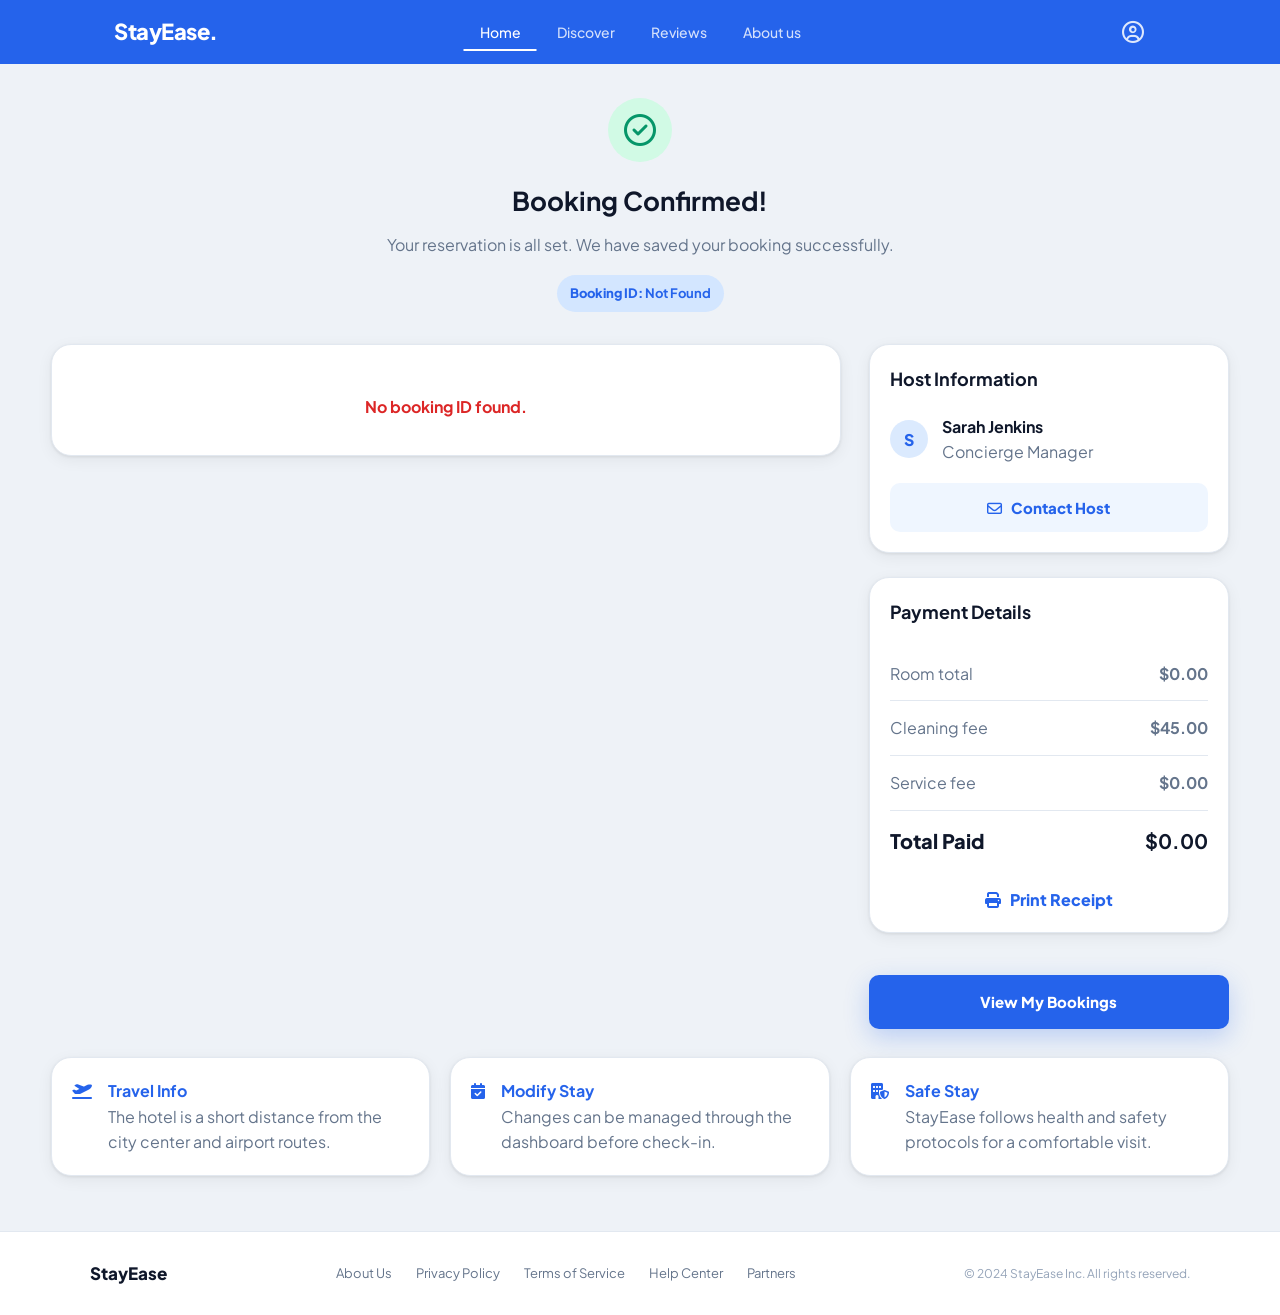
<file: booking-confirm.html>
<!DOCTYPE html>
<html lang="en">

<head>
  <meta charset="UTF-8" />
  <meta name="viewport" content="width=device-width, initial-scale=1.0" />
  <title>StayEase - Booking Confirmation</title>
  <link href="https://fonts.googleapis.com/css2?family=Plus+Jakarta+Sans:wght@400;500;600;700;800&display=swap" rel="stylesheet">
  <link rel="stylesheet" href="https://cdnjs.cloudflare.com/ajax/libs/font-awesome/6.5.0/css/all.min.css">
  <link rel="stylesheet" href="css/main.css">
  <link rel="stylesheet" href="css/booking.css">

</head>

<body>

  <nav class="navbar">
    <div class="container nav-inner">
      <a href="index.php" class="logo">StayEase<span>.</span></a>
      <div class="nav-links">
        <a href="index.php" class="active">Home</a>
        <a href="search-results.php">Discover</a>
        <a href="reviews_page.php">Reviews</a>
        <a href="about.html">About us</a>
      </div>
      <div class="nav-auth">
        <a href="dashboard.php" class="profile-icon"><i class="fa-regular fa-circle-user"></i><span class="nav-user" id="navUser"></span></a>
      </div>
    </div>
  </nav>

  <main class="confirm-page">

    <!-- Success message at the top -->
    <section class="success-head">
      <div class="success-circle"><i class="fa-regular fa-circle-check"></i></div>
      <h1>Booking Confirmed!</h1>
      <p>Your reservation is all set. We have saved your booking successfully.</p>

      <!-- Booking code is filled dynamically using booking_id -->
      <span class="booking-pill">
        Booking ID: <strong id="bookingCode">Loading...</strong>
      </span>
    </section>

    <!-- Main confirmation layout -->
    <section class="confirm-grid">

      <div class="confirm-main-card" id="confirmMain">
        <div class="loading-card">Loading booking confirmation...</div>
      </div>

      <!-- Right side confirmation cards -->
      <aside class="confirm-side">

        <!-- Host information card -->
        <section class="host-card">
          <h3>Host Information</h3>

          <div class="host-row">
            <div class="host-avatar">S</div>
            <div>
              <strong>Sarah Jenkins</strong>
              <p>Concierge Manager</p>
            </div>
          </div>

          <button class="light-btn"><i class="fa-regular fa-envelope"></i> &nbsp; Contact Host</button>
        </section>

        <!-- Payment details card -->
        <section class="payment-card">
          <h3>Payment Details</h3>

          <div class="price-row">
            <span>Room total</span>
            <strong>$<span id="paymentBase">0.00</span></strong>
          </div>

          <div class="price-row">
            <span>Cleaning fee</span>
            <strong>$45.00</strong>
          </div>

          <div class="price-row">
            <span>Service fee</span>
            <strong>$<span id="paymentService">0.00</span></strong>
          </div>

          <div class="total-row">
            <span>Total Paid</span>
            <strong>$<span id="paymentTotal">0.00</span></strong>
          </div>

          <a href="#" class="receipt-link" onclick="window.print(); return false;"><i class="fa-solid fa-print"></i> &nbsp; Print Receipt</a>
        </section>

        <a href="my-bookings.html" class="view-bookings-btn">View My Bookings</a>

      </aside>

    </section>

    <!-- Extra information row matching the reference design -->
    <section class="info-row">

      <div class="info-item">
        <span><i class="fa-solid fa-plane-departure"></i></span>
        <div>
          <strong>Travel Info</strong>
          <p>The hotel is a short distance from the city center and airport routes.</p>
        </div>
      </div>

      <div class="info-item">
        <span><i class="fa-solid fa-calendar-check"></i></span>
        <div>
          <strong>Modify Stay</strong>
          <p>Changes can be managed through the dashboard before check-in.</p>
        </div>
      </div>

      <div class="info-item">
        <span><i class="fa-solid fa-building-shield"></i></span>
        <div>
          <strong>Safe Stay</strong>
          <p>StayEase follows health and safety protocols for a comfortable visit.</p>
        </div>
      </div>

    </section>

  </main>

  <footer class="footer">
    <div class="footer-inner">
      <div class="footer-logo">StayEase</div>
      <div class="footer-links">
        <a href="about.html">About Us</a>
        <a href="#">Privacy Policy</a>
        <a href="#">Terms of Service</a>
        <a href="#">Help Center</a>
        <a href="#">Partners</a>
      </div>
      <p class="footer-copy">© 2024 StayEase Inc. All rights reserved.</p>
    </div>
  </footer>

  <script src="js/booking-confirm.js"></script>
</body>

</html>
</file>
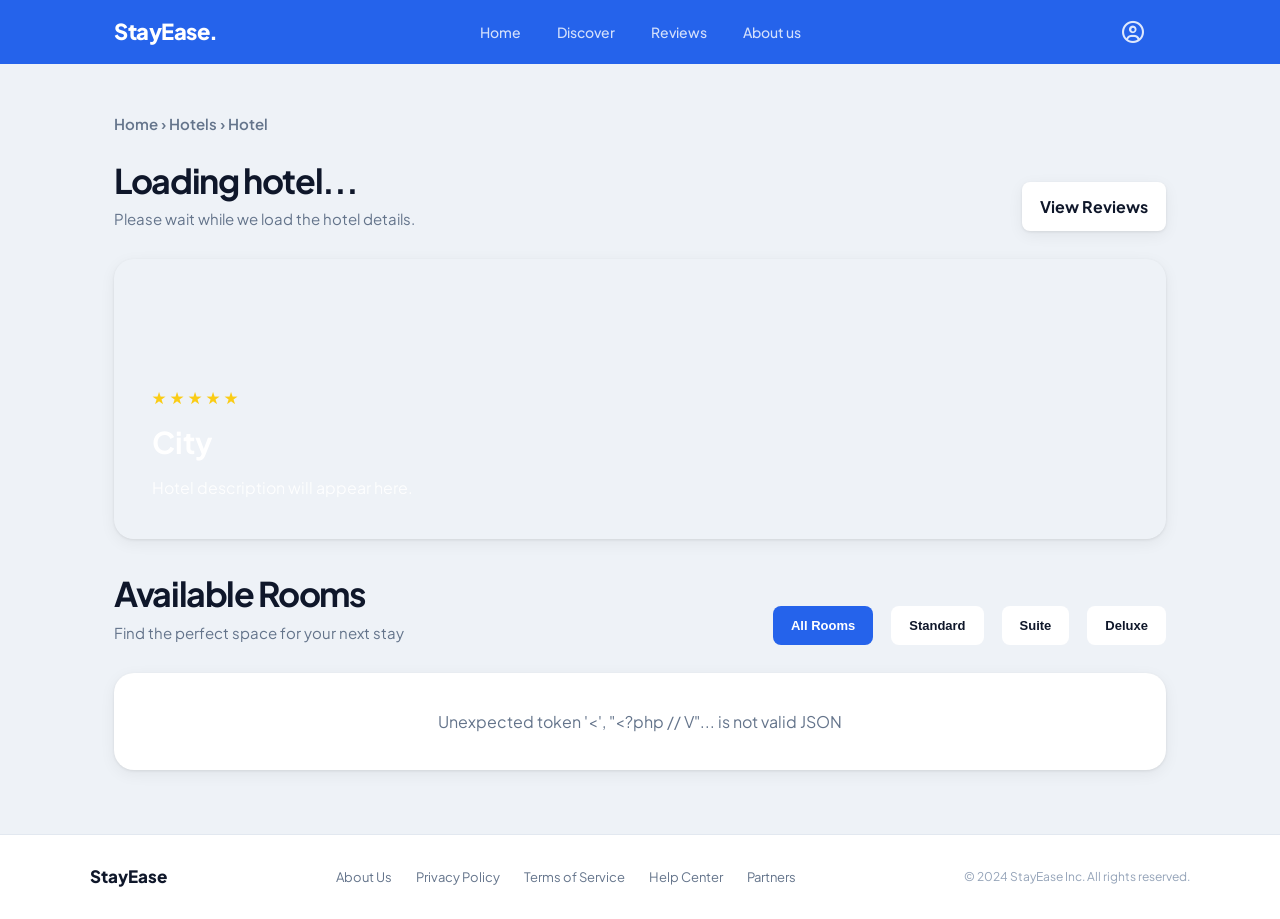
<file: hotel-detail.html>
<!DOCTYPE html>
<html lang="en">
<head>
  <meta charset="UTF-8" />
  <meta name="viewport" content="width=device-width, initial-scale=1.0" />
  <title>StayEase. | Hotel Rooms</title>
  <link href="https://fonts.googleapis.com/css2?family=Plus+Jakarta+Sans:wght@400;500;600;700;800&display=swap" rel="stylesheet"/>
  <link rel="stylesheet" href="https://cdnjs.cloudflare.com/ajax/libs/font-awesome/6.5.0/css/all.min.css">
  <link rel="stylesheet" href="css/main.css" />
  <link rel="stylesheet" href="css/hotels.css" />
</head>
<body>
  <nav class="navbar">
    <div class="container nav-inner">
      <a href="index.php" class="logo">StayEase<span>.</span></a>
      <div class="nav-links">
        <a href="index.php">Home</a>
        <a href="search-results.php">Discover</a>
        <a href="reviews_page.php">Reviews</a>
        <a href="about.html">About us</a>
      </div>
      <div class="nav-auth">
        <a href="dashboard.php" class="profile-icon"><i class="fa-regular fa-circle-user"></i><span class="nav-user" id="navUser"></span></a>
      </div>
    </div>
  </nav>

  <main class="page">
    <section class="hotel-intro">
      <div>
        <p class="breadcrumb">Home › Hotels › <span id="hotelNameSmall">Hotel</span></p>
        <h2 id="hotelName">Loading hotel...</h2>
        <p id="hotelInfo">Please wait while we load the hotel details.</p>
      </div>
      <a class="soft-btn" id="reviewsLink" href="reviews.html">View Reviews</a>
    </section>

    <section class="hotel-cover" id="hotelCover">
      <div class="cover-text">
        <span id="hotelStars">★★★★★</span>
        <h2 id="hotelCity">City</h2>
        <p id="hotelDesc">Hotel description will appear here.</p>
      </div>
    </section>

    <section class="rooms-head">
      <div>
        <h2>Available Rooms</h2>
        <p>Find the perfect space for your next stay</p>
      </div>
      <div class="filters">
        <button class="filter active" data-type="all">All Rooms</button>
        <button class="filter" data-type="Standard">Standard</button>
        <button class="filter" data-type="Suite">Suite</button>
        <button class="filter" data-type="Deluxe">Deluxe</button>
      </div>
    </section>

    <section class="rooms-grid" id="roomsGrid">
      <p class="loading">Loading rooms...</p>
    </section>
  </main>

  <footer class="footer">
    <div class="footer-inner">
      <div class="footer-logo">StayEase</div>
      <div class="footer-links">
        <a href="about.html">About Us</a>
        <a href="#">Privacy Policy</a>
        <a href="#">Terms of Service</a>
        <a href="#">Help Center</a>
        <a href="#">Partners</a>
      </div>
      <p class="footer-copy">© 2024 StayEase Inc. All rights reserved.</p>
    </div>
  </footer>

  <script src="js/hotel-detail.js"></script>
</body>
</html>
</file>
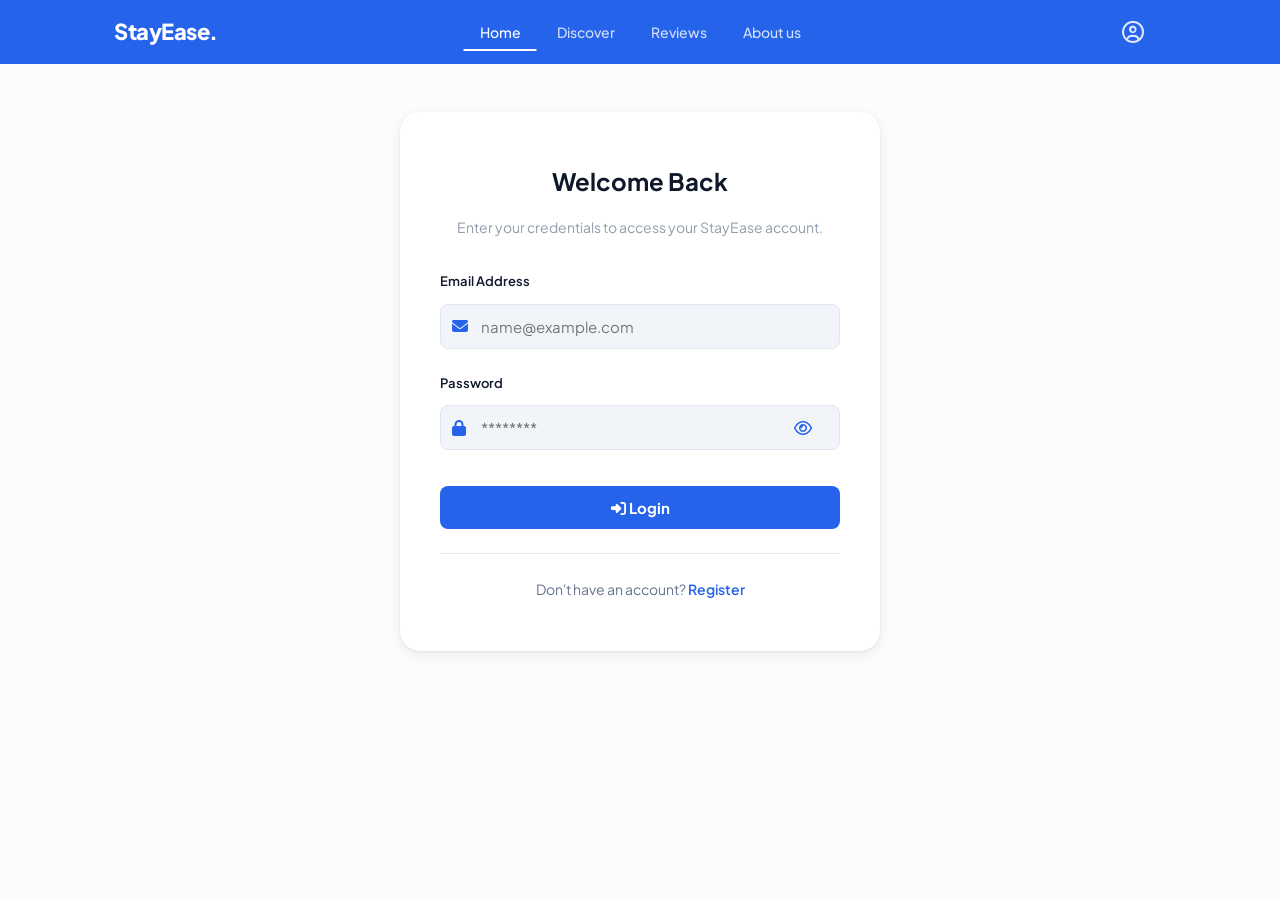
<file: login.html>
<!DOCTYPE html>
<html lang="en">

<head>
    <meta charset="UTF-8">
    <title>Login Page | StayEase</title>

    <!-- Font Awesome Icons -->
    <link rel="stylesheet" href="https://cdnjs.cloudflare.com/ajax/libs/font-awesome/6.5.0/css/all.min.css">
    <!-- Jakarta fonts-->
    <link href="https://fonts.googleapis.com/css2?family=Plus+Jakarta+Sans:wght@400;500;600;700;800&display=swap"
        rel="stylesheet" />
    <!-- Custom CSS -->
    <link rel="stylesheet" href="css/main.css">
    <link rel="stylesheet" href="css/auth.css">
</head>

<body>
    <nav class="navbar">
        <div class="container nav-inner">
            <a href="index.php" class="logo">StayEase<span>.</span></a>
            <div class="nav-links">
                <a href="index.php" class="active">Home</a>
                <a href="search-results.php">Discover</a>
                <a href="reviews_page.php">Reviews</a>
                <a href="about.html">About us</a>
            </div>
            <div class="nav-auth">
                <a href="dashboard.php" class="profile-icon"><i class="fa-regular fa-circle-user"></i><span class="nav-user" id="navUser"></span></a>
            </div>
        </div>
    </nav>

    <div class="page-content">
        <div class="form-container">
            <h2>Welcome Back</h2>
            <p class="form-subtitle">Enter your credentials to access your StayEase account.</p>
            <form action="php/auth.php" method="post">

                <label>Email Address</label>
                <div class="input-group">
                    <i class="fa-solid fa-envelope"></i>
                    <input type="email" name="email" placeholder="name@example.com" required>
                </div>

                <p class="field-error" id="email-error"></p>

                <label>Password</label>
                <div class="input-group">
                    <i class="fa-solid fa-lock"></i>
                    <input type="password" id="password" name="password" placeholder="********" required>
                    <button type="button" class="toggle-password" data-target="password">
                        <i class="fa-regular fa-eye"></i>
                    </button>
                </div>

                <p class="field-error" id="password-error"></p>

                <div id="msg"></div>

                <button type="submit">
                    <i class="fa-solid fa-right-to-bracket"></i>
                    Login
                </button>

                <input type="hidden" name="action" value="login">

            </form>

            <div class="divider"></div>

            <div class="link">
                Don't have an account?
                <a href="register.html">Register</a>
            </div>
        </div>
    </div>
    <script src="js/login.js"></script>
<script>
  fetch("php/auth.php?action=session").then(r=>r.json()).then(d=>{if(d.user_name)document.getElementById("navUser").textContent=d.user_name;});
</script>
</body>

</html>
</file>
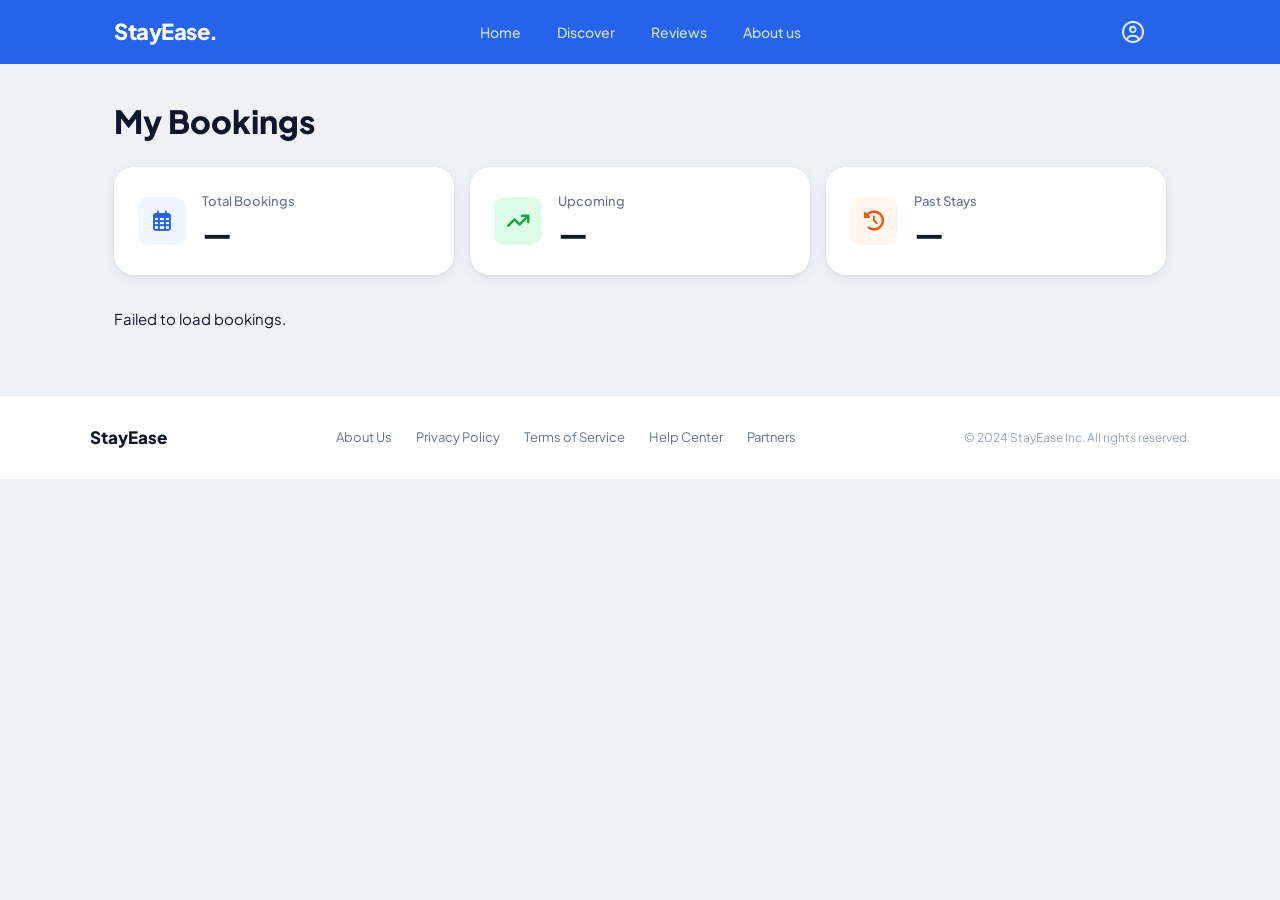
<file: my-bookings.html>
<!DOCTYPE html>
<html lang="en">
<head>
    <meta charset="UTF-8">
    <title>My Bookings | StayEase</title>
    <meta name="viewport" content="width=device-width, initial-scale=1.0">
    <link href="https://fonts.googleapis.com/css2?family=Plus+Jakarta+Sans:wght@400;500;600;700;800&display=swap" rel="stylesheet">
    <link rel="stylesheet" href="https://cdnjs.cloudflare.com/ajax/libs/font-awesome/6.5.0/css/all.min.css">
    <link rel="stylesheet" href="css/main.css">
    <link rel="stylesheet" href="css/dashboard.css">
</head>
<body>

    <nav class="navbar">
        <div class="container nav-inner">
            <a href="index.php" class="logo">StayEase<span>.</span></a>
            <div class="nav-links">
                <a href="index.php">Home</a>
                <a href="search-results.php">Discover</a>
                <a href="reviews_page.php">Reviews</a>
                <a href="about.html">About us</a>
            </div>
            <div class="nav-auth">
                <a href="dashboard.php" class="profile-icon"><i class="fa-regular fa-circle-user"></i><span class="nav-user" id="navUser"></span></a>
            </div>
        </div>
    </nav>

    <main class="dashboard-page">

        <section class="bookings-header">
            <h1>My Bookings</h1>
            <div class="bookings-stats" id="bookingsStats">
                <div class="bstat-card">
                    <div class="bstat-icon blue"><i class="fa-regular fa-calendar-days"></i></div>
                    <div>
                        <p class="bstat-label">Total Bookings</p>
                        <strong id="statTotal">—</strong>
                    </div>
                </div>
                <div class="bstat-card">
                    <div class="bstat-icon green"><i class="fa-solid fa-arrow-trend-up"></i></div>
                    <div>
                        <p class="bstat-label">Upcoming</p>
                        <strong id="statUpcoming">—</strong>
                    </div>
                </div>
                <div class="bstat-card">
                    <div class="bstat-icon orange"><i class="fa-solid fa-clock-rotate-left"></i></div>
                    <div>
                        <p class="bstat-label">Past Stays</p>
                        <strong id="statPast">—</strong>
                    </div>
                </div>
            </div>
        </section>

        <div id="messageBox"></div>
        <div id="bookingsList"></div>

    </main>

    <footer class="footer">
        <div class="footer-inner">
            <div class="footer-logo">StayEase</div>
            <div class="footer-links">
                <a href="about.html">About Us</a>
                <a href="#">Privacy Policy</a>
                <a href="#">Terms of Service</a>
                <a href="#">Help Center</a>
                <a href="#">Partners</a>
            </div>
            <p class="footer-copy">© 2024 StayEase Inc. All rights reserved.</p>
        </div>
    </footer>

    <script src="js/my-bookings.js"></script>
</body>
</html>
</file>
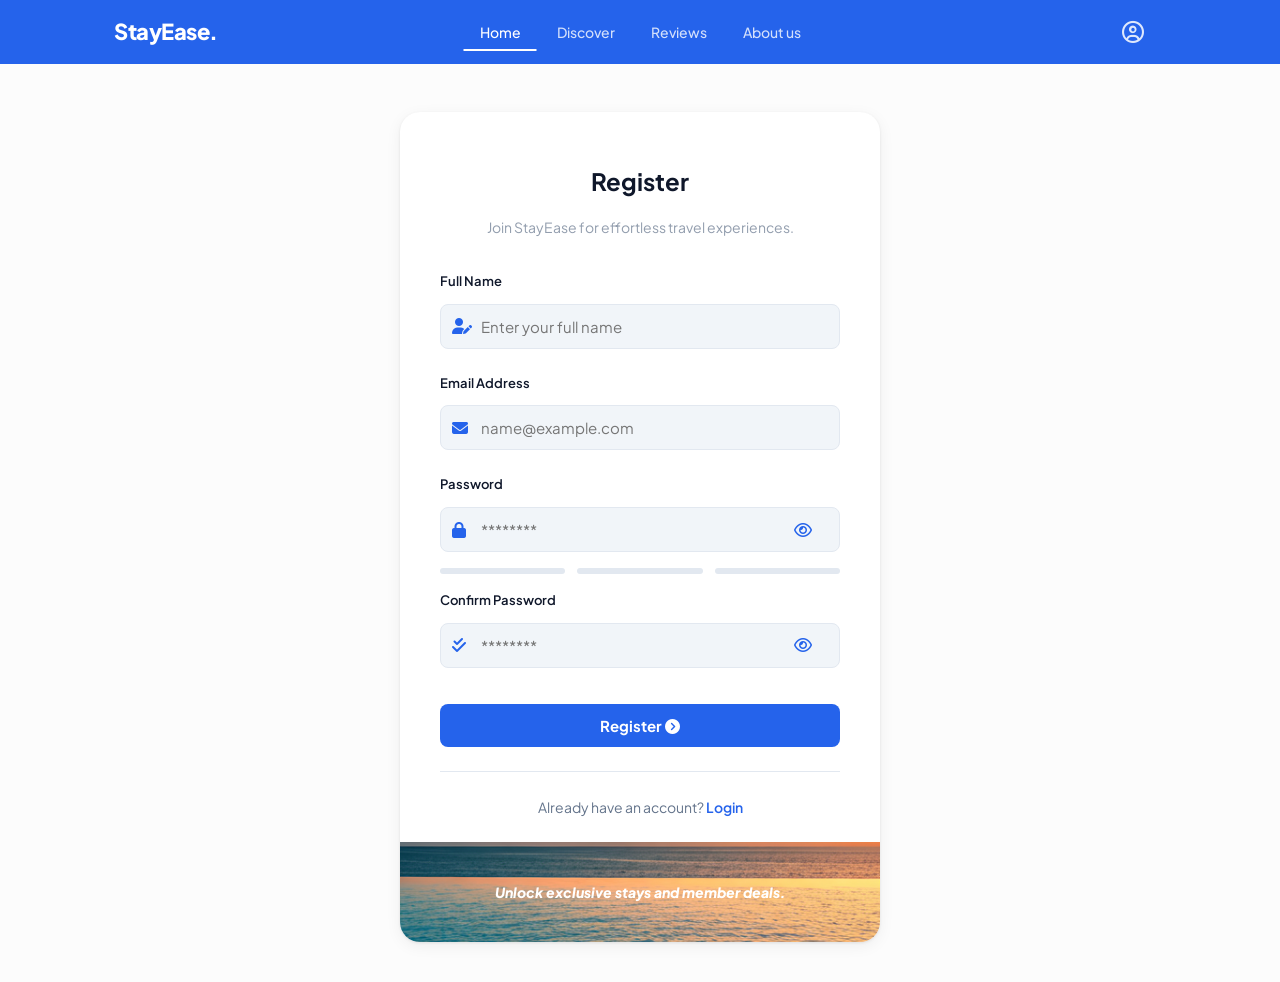
<file: register.html>
<!DOCTYPE html>
<html lang="en">

<head>
    <meta charset="UTF-8">
    <title>Register Page | StayEase</title>

    <!-- Font Awesome Icons -->
    <link rel="stylesheet" href="https://cdnjs.cloudflare.com/ajax/libs/font-awesome/6.5.0/css/all.min.css">
    <!-- Jakarta fonts-->
    <link href="https://fonts.googleapis.com/css2?family=Plus+Jakarta+Sans:wght@400;500;600;700;800&display=swap"
        rel="stylesheet" />
    <!-- Custom CSS -->
    <link rel="stylesheet" href="css/main.css">
    <link rel="stylesheet" href="css/auth.css">
</head>

<body>
    <nav class="navbar">
        <div class="container nav-inner">
            <a href="index.php" class="logo">StayEase<span>.</span></a>
            <div class="nav-links">
                <a href="index.php" class="active">Home</a>
                <a href="search-results.php">Discover</a>
                <a href="reviews_page.php">Reviews</a>
                <a href="about.html">About us</a>
            </div>
            <div class="nav-auth">
                <a href="dashboard.php" class="profile-icon"><i class="fa-regular fa-circle-user"></i><span class="nav-user" id="navUser"></span></a>
            </div>
        </div>
    </nav>

    <div class="page-content">
        <div class="form-container">
            <h2>Register</h2>
            <p class="form-subtitle">Join StayEase for effortless travel experiences.</p>
            <form action="php/auth.php" method="post">
                <label>Full Name</label>
                <div class="input-group">
                    <i class="fa-solid fa-user-pen"></i>
                    <input type="text" name="name" placeholder="Enter your full name" required>
                </div>

                <p class="field-error" id="name-error"></p>

                <label>Email Address</label>
                <div class="input-group">
                    <i class="fa-solid fa-envelope"></i>
                    <input type="email" name="email" placeholder="name@example.com" required>
                </div>

                <p class="field-error" id="email-error"></p>

                <label>Password</label>
                <div class="input-group">
                    <i class="fa-solid fa-lock"></i>
                    <input type="password" id="password" name="password" placeholder="********" required>
                    <button type="button" class="toggle-password" data-target="password">
                        <i class="fa-regular fa-eye"></i>
                    </button>
                </div>

                <div class="strength-bar">
                    <div class="strength-segment" id="seg1"></div>
                    <div class="strength-segment" id="seg2"></div>
                    <div class="strength-segment" id="seg3"></div>
                </div>
                <p id="strength-label"></p>

                <label>Confirm Password</label>
                <div class="input-group">
                    <i class="fa-solid fa-check-double"></i>
                    <input type="password" id="confirm-password" name="confirm_password" placeholder="********"
                        required>
                    <button type="button" class="toggle-password" data-target="confirm-password">
                        <i class="fa-regular fa-eye"></i>
                    </button>
                </div>

                <p class="field-error" id="confirm-error"></p>

                <div id="msg"></div>

                <button type="submit">
                    Register
                    <span><i class="fa-solid fa-circle-chevron-right"></i></span>
                </button>

                <input type="hidden" name="action" value="register">

            </form>

            <div class="divider"></div>

            <div class="link">
                Already have an account?
                <a href="login.html">Login</a>
            </div>

            <div class="form-banner">
                <span>Unlock exclusive stays and member deals.</span>
            </div>
        </div>
    </div>
    <script src="js/register.js"></script>
<script>
  fetch("php/auth.php?action=session").then(r=>r.json()).then(d=>{if(d.user_name)document.getElementById("navUser").textContent=d.user_name;});
</script>
</body>

</html>
</file>
<file: css/main.css>
/* 2.4 CSS Variables — Mandatory for the whole team [cite: 20, 21] */
:root {
  --primary:      #2563EB;
  --primary-dark: #1D4ED8;
  --primary-light:#EFF6FF;
  --bg:           #EEF2F7;
  --white:        #FFFFFF;
  --gray-input:   #F1F5F9;
  --gray-border:  #E2E8F0;
  --text:         #0F172A;
  --muted:        #64748B;
  --success:      #16A34A;
  --danger:       #DC2626;
  --radius-sm:    8px;
  --radius-md:    10px; /* Plan specifies 10px for buttons/inputs [cite: 19] */
  --radius-lg:    20px; /* Plan specifies 20px for cards [cite: 19] */
  --shadow: 0 1px 3px rgba(0,0,0,.08), 0 4px 16px rgba(0,0,0,.06);
}

* { box-sizing: border-box; margin: 0; padding: 0; }

body {
  font-family: 'Plus Jakarta Sans', sans-serif; /* Mandatory font [cite: 16] */
  background: var(--bg);
  color: var(--text);
  line-height: 1.6;
}

a { text-decoration: none; color: inherit; }
img { display: block; max-width: 100%; }
 
/* ── 2. Layout Container ── */
/* Every section wraps its content in .container to enforce the 1100px max-width */
.container {
  max-width: 1100px;
  margin: 0 auto;
  padding: 0 24px;
}
 
/* ── 3. Navbar ── */
.navbar {
  background: var(--primary);   /* solid blue bar matching the about page */
  position: sticky;
  top: 0;
  z-index: 100;
}
 
.nav-inner {
  display: flex;
  align-items: center;
  height: 64px;
  position: relative;
}
 
/* Logo */
.logo {
  font-size: 22px;
  font-weight: 800;
  color: var(--white);
  letter-spacing: -0.5px;
  flex-shrink: 0;
}
 
.logo span { color: var(--white); }
 
/* Center nav links */
.nav-links {
  display: flex;
  align-items: center;
  gap: 4px;
  position: absolute;
  left: 50%;
  transform: translateX(-50%);
}
 
.nav-links a {
  font-size: 14px;
  font-weight: 500;
  color: rgba(255,255,255,0.8);
  padding: 8px 16px;
  border-radius: var(--radius-sm);
  transition: all 0.2s ease;
}
 
.nav-links a:hover {
  color: var(--white);
  background: rgba(255,255,255,0.12);
}

.nav-links a.active {
  color: var(--white);
  background: transparent;
  border-bottom: 2px solid var(--white);
  border-radius: 0;
  padding-bottom: 6px;
}
 
/* Right side auth buttons */
.nav-auth {
  display: flex;
  align-items: center;
  gap: 2px;
  margin-left: auto;
}
 
.nav-auth a {
  font-size: 14px;
  font-weight: 500;
  color: rgba(255,255,255,0.85);
  padding: 8px 16px;
  border-radius: var(--radius-sm);
  transition: all 0.2s ease;
}
 
.nav-auth a:hover {
  background: rgba(255,255,255,0.12);
  color: var(--white); 
}

.nav-auth a.profile-icon {
  display: flex;
  align-items: center;
  gap: 6px;
  font-size: 22px;
  line-height: 1;
}

.nav-user {
  font-size: 14px;
  font-weight: 600;
  color: var(--white);
}
 
/* ── 4. Hero Section ── */
.hero {
  /* background-image set inline in HTML so teams can swap the image easily */
  background: var(--primary) no-repeat center center / cover;
  min-height: 480px;
  display: flex;
  flex-direction: column;
  justify-content: center;
  align-items: center;
  text-align: center;
  position: relative;
  padding: 64px 24px 80px;
}
 
/* Dark overlay so white text is always readable over any background image */
.hero::before {
  content: '';
  position: absolute;
  inset: 0;
  background: rgba(0, 0, 0, 0.38);
}
 
/* All direct children of hero need z-index to sit above the overlay */
.hero > * { position: relative; z-index: 1; }
 
.hero h1 {
  font-size: 52px;
  font-weight: 800;
  color: var(--white);
  letter-spacing: -1.5px;
  line-height: 1.1;
  margin-bottom: 16px;
}
 
.hero p {
  font-size: 17px;
  color: rgba(255,255,255,0.85);
  margin-bottom: 40px;
}
 
/* ── 5. Search Bar ── */
/* The search bar sits inside the hero and sends a GET request to php/search.php */
.search-box {
  background: var(--white);
  border-radius: 100px;         /* full pill shape */
  padding: 8px;
  display: flex;
  align-items: center;
  width: 100%;
  max-width: 800px;
  box-shadow: 0 8px 32px rgba(0,0,0,0.2);
  gap: 0;
}
 
/* Each input group (icon + label + input) */
.search-field {
  display: flex;
  position: relative;
  align-items: center;
  gap: 10px;
  padding: 8px 20px;
  flex: 1;
  border-right: 1px solid var(--gray-border);
  min-width: 0;                 /* prevents flex overflow */
}
 
.search-field:last-of-type { border-right: none; }
 
.search-field i {
  font-size: 16px;
  color: var(--primary);
  flex-shrink: 0;
}
 
.search-field-text {
  display: flex;
  flex-direction: column;  /* label stacks ABOVE input */
  gap: 2px;
  min-width: 0;
}
 
.search-field-text label {
  font-size: 10px;
  font-weight: 700;
  color: var(--muted);
  text-transform: uppercase;
  letter-spacing: 0.07em;
  white-space: nowrap;
}
 
.search-field-text input {
  border: none;
  outline: none;
  font-family: inherit;
  font-size: 14px;
  font-weight: 500;
  color: var(--text);
  background: transparent;
  padding: 0;
  width: 100%;
  text-align: center;
}
 
.search-field-text input::placeholder {
  color: #94A3B8;
  font-weight: 400;
}

/* Search submit button — pill shape inside the pill bar */
.search-btn {
  background: var(--primary);
  color: var(--white);
  border: none;
  border-radius: 100px;
  padding: 14px 28px;
  font-family: inherit;
  font-size: 14px;
  font-weight: 700;
  cursor: pointer;
  display: flex;
  align-items: center;
  gap: 8px;
  white-space: nowrap;
  transition: all 0.2s ease;
  flex-shrink: 0;
}
 
.search-btn:hover { background: var(--primary-dark); }
 
/* ── 6. Section Base ── */
.section {
  padding: 72px 24px;
}
 
.section-header {
  display: flex;
  align-items: flex-start;
  justify-content: space-between;
  margin-bottom: 8px;
}
 
.section-header h2 {
  font-size: 28px;
  font-weight: 800;
  letter-spacing: -0.5px;
}
 
.section-header a {
  font-size: 14px;
  font-weight: 600;
  color: var(--primary);
  margin-top: 6px;
  transition: all 0.2s ease;
}
 
.section-header a:hover { opacity: 0.75; }
 
.section-sub {
  font-size: 14px;
  color: var(--muted);
  margin-bottom: 32px;
}
 
/* ── 7. Hotel / Destination Cards ── */
.hotels-grid {
  display: grid;
  grid-template-columns: repeat(auto-fill, minmax(240px, 1fr));
  gap: 24px;
}
 
.hotel-card {
  background: var(--white);
  border-radius: var(--radius-lg);   /* 20px — rule from design system */
  overflow: hidden;
  box-shadow: var(--shadow);
  transition: all 0.2s ease;
  display: flex;
  flex-direction: column;
}
 
.hotel-card:hover {
  transform: translateY(-5px);
  box-shadow: 0 8px 28px rgba(0,0,0,.12);
}
 
.hotel-card-img {
  position: relative;
  height: 200px;
  overflow: hidden;
}
 
.hotel-card-img img {
  width: 100%;
  height: 100%;
  object-fit: cover;
  transition: all 0.2s ease;
}
 
.hotel-card:hover .hotel-card-img img { transform: scale(1.05); }
 
/* Badge overlaid on the image (e.g. "Bestseller", "Trending") */
.card-badge {
  position: absolute;
  top: 12px;
  left: 12px;
  background: rgba(255,255,255,0.95);
  color: var(--text);
  font-size: 10px;
  font-weight: 700;
  text-transform: uppercase;
  letter-spacing: 0.06em;
  padding: 4px 10px;
  border-radius: 100px;           /* pill badge */
}
 
.hotel-card-body {
  padding: 16px 20px;
  flex: 1;
}
 
.hotel-card-body h3 {
  font-size: 16px;
  font-weight: 700;
  margin-bottom: 4px;
}
 
.hotel-card-body .city {
  font-size: 13px;
  color: var(--muted);
  margin-bottom: 8px;
}
 
/* Star rating row */
.hotel-stars {
  font-size: 13px;
  color: #F59E0B;
  letter-spacing: 1px;
  margin-bottom: 4px;
}
 
.hotel-card-footer {
  display: flex;
  align-items: center;
  justify-content: space-between;
  padding: 14px 20px;
  border-top: 1px solid var(--gray-border);
}
 
.hotel-price small { font-size: 12px; color: var(--muted); display: block; }
.hotel-price strong { font-size: 17px; font-weight: 700; }
 
/* "View Hotel" link button on card */
.btn-card {
  font-size: 13px;
  font-weight: 600;
  color: var(--primary);
  padding: 8px 16px;
  border: 1.5px solid var(--primary);
  border-radius: var(--radius-sm);
  transition: all 0.2s ease;
}
 
.btn-card:hover {
  background: var(--primary);
  color: var(--white);
}
 
/* ── 8. Why Choose Section ── */
.why-section {
  background: #F8FAFC;
  padding: 80px 24px;
  text-align: center;
}
 
.why-section h2 {
  font-size: 30px;
  font-weight: 800;
  letter-spacing: -0.5px;
  margin-bottom: 8px;
}
 
.why-section .why-sub {
  font-size: 15px;
  color: var(--muted);
  margin-bottom: 48px;
}
 
.features-grid {
  display: grid;
  grid-template-columns: repeat(3, 1fr);
  gap: 24px;
}
 
.feature-card {
  background: var(--white);
  border-radius: var(--radius-lg);
  padding: 40px 28px;
  border: 1px solid var(--gray-border);
  transition: all 0.2s ease;
}
 
.feature-card:hover { box-shadow: var(--shadow); }
 
.feature-icon {
  width: 56px;
  height: 56px;
  background: var(--primary-light);
  border-radius: 50%;
  display: flex;
  align-items: center;
  justify-content: center;
  margin: 0 auto 20px;
  font-size: 22px;
  color: var(--primary);
}
 
.feature-card h3 { font-size: 17px; font-weight: 700; margin-bottom: 12px; }
.feature-card p  { font-size: 14px; color: var(--muted); line-height: 1.7; }
 
/* ── 9. CTA Banner ── */
.cta-section { padding: 40px 24px; }
 
.cta-banner {
  background: var(--primary);
  border-radius: var(--radius-lg);
  padding: 56px 64px;
  display: flex;
  align-items: center;
  justify-content: space-between;
  gap: 40px;
  flex-wrap: wrap;
}
 
.cta-text h2 {
  font-size: 34px;
  font-weight: 800;
  color: var(--white);
  letter-spacing: -1px;
  line-height: 1.15;
  max-width: 380px;
  margin-bottom: 12px;
}
 
.cta-text p {
  font-size: 14px;
  color: rgba(255,255,255,0.75);
  max-width: 340px;
  line-height: 1.7;
}
 
.cta-form { display: flex; gap: 10px; flex-wrap: wrap; }
 
.cta-form input {
  padding: 14px 20px;
  border-radius: var(--radius-sm);
  border: none;
  font-family: inherit;
  font-size: 14px;
  width: 260px;
  outline: none;
  color: var(--text);
}
 
.cta-form input::placeholder { color: #94A3B8; }
 
.cta-form button {
  background: var(--white);
  color: var(--primary);
  padding: 14px 24px;
  border: none;
  border-radius: var(--radius-sm);
  font-family: inherit;
  font-size: 14px;
  font-weight: 700;
  cursor: pointer;
  transition: all 0.2s ease;
}
 
.cta-form button:hover { background: var(--primary-light); }
 
/* ── 10. Footer ── */
.footer {
  background: var(--white);
  border-top: 1px solid var(--gray-border);
  padding: 28px 24px;
}
 
.footer-inner {
  max-width: 1100px;
  margin: 0 auto;
  display: flex;
  align-items: center;
  justify-content: space-between;
  flex-wrap: wrap;
  gap: 16px;
}
 
.footer-logo { font-size: 17px; font-weight: 800; color: var(--text); }
 
.footer-links { display: flex; gap: 24px; flex-wrap: wrap; }
.footer-links a { font-size: 13px; color: var(--muted); transition: all 0.2s ease; }
.footer-links a:hover { color: var(--text); }
 
.footer-copy { font-size: 12px; color: #94A3B8; }

/* ── Auth Gate (logged-out dashboard state) ── */
.auth-gate {
  display: flex;
  align-items: center;
  justify-content: center;
  min-height: calc(100vh - 160px);
  padding: 48px 24px;
}

.auth-gate-card {
  text-align: center;
  max-width: 360px;
}

.auth-gate-card i {
  font-size: 56px;
  color: var(--muted);
  margin-bottom: 20px;
}

.auth-gate-card h2 {
  font-size: 22px;
  font-weight: 700;
  margin-bottom: 8px;
}

.auth-gate-card p {
  font-size: 14px;
  color: var(--muted);
  margin-bottom: 28px;
}

.auth-gate-btns {
  display: flex;
  align-items: center;
  gap: 8px;
  justify-content: center;
}

.auth-gate-btn {
  font-size: 14px;
  font-weight: 600;
  color: var(--primary);
  transition: opacity 0.2s ease;
}

.auth-gate-btn:hover { opacity: 0.7; }

.auth-gate-sep {
  font-size: 14px;
  color: var(--muted);
}

/* ── 11. Search Results Page ── */
.results-page { padding: 40px 24px; }
 
.results-header {
  margin-bottom: 32px;
  display: flex;
  align-items: flex-start;
  justify-content: space-between;
  flex-wrap: wrap;
  gap: 16px;
}
 
.results-header h1 { font-size: 26px; font-weight: 800; letter-spacing: -0.5px; }
.results-header p  { font-size: 14px; color: var(--muted); margin-top: 4px; }
 
/* Sort dropdown */
.sort-bar {
  display: flex;
  align-items: center;
  gap: 10px;
  font-size: 14px;
  color: var(--muted);
}
 
.sort-bar select {
  padding: 10px 16px;
  border: 1.5px solid var(--gray-border);
  border-radius: var(--radius-sm);
  font-family: inherit;
  font-size: 14px;
  background: var(--white);
  color: var(--text);
  outline: none;
  cursor: pointer;
  transition: all 0.2s ease;
  appearance: none;
  -webkit-appearance: none;
  background-image: url("data:image/svg+xml,%3Csvg xmlns='http://www.w3.org/2000/svg' width='12' height='12' viewBox='0 0 24 24'%3E%3Cpath fill='%2364748B' d='M7 10l5 5 5-5z'/%3E%3C/svg%3E");
  background-repeat: no-repeat;
  background-position: right 12px center;
  padding-right: 36px;
}
 
.sort-bar select:focus { border-color: var(--primary); }
 
/* Two-column layout: filters sidebar + results */
.results-layout {
  display: grid;
  grid-template-columns: 260px 1fr;
  gap: 32px;
  align-items: start;
}
 
/* ── Filters Sidebar ── */
.filters-panel {
  background: var(--white);
  border-radius: var(--radius-lg);
  padding: 24px;
  box-shadow: var(--shadow);
  position: sticky;
  top: 88px;               /* sticks below the navbar */
}
 
.filters-panel h3 {
  font-size: 15px;
  font-weight: 700;
  margin-bottom: 4px;
}
 
.filters-top {
  display: flex;
  justify-content: space-between;
  align-items: center;
  margin-bottom: 24px;
}
 
.clear-btn {
  font-size: 13px;
  font-weight: 600;
  color: var(--primary);
  cursor: pointer;
  transition: all 0.2s ease;
}
 
.filter-group { margin-bottom: 24px; }
 
.filter-group label.group-label {
  font-size: 12px;
  font-weight: 700;
  color: var(--text);
  text-transform: uppercase;
  letter-spacing: 0.06em;
  display: block;
  margin-bottom: 14px;
}
 
/* Price range slider */
.price-range input[type="range"] {
  width: 100%;
  accent-color: var(--primary);
  cursor: pointer;
}
 
.price-labels {
  display: flex;
  justify-content: space-between;
  font-size: 13px;
  color: var(--muted);
  margin-top: 8px;
}
 
/* Checkboxes */
.checkbox-item {
  display: flex;
  align-items: center;
  gap: 10px;
  margin-bottom: 12px;
  font-size: 14px;
  cursor: pointer;
}
 
.checkbox-item input[type="checkbox"] {
  width: 18px;
  height: 18px;
  accent-color: var(--primary);
  cursor: pointer;
  border-radius: 4px;
}
 
/* ── Hotel Result Cards (horizontal layout for results page) ── */
.result-card {
  background: var(--white);
  border-radius: var(--radius-lg);
  box-shadow: var(--shadow);
  display: flex;
  overflow: hidden;
  margin-bottom: 20px;
  transition: all 0.2s ease;
}
 
.result-card:hover {
  transform: translateY(-3px);
  box-shadow: 0 8px 28px rgba(0,0,0,.12);
}
 
.result-card-img {
  width: 240px;
  flex-shrink: 0;
  position: relative;
  overflow: hidden;
}
 
.result-card-img img {
  width: 100%;
  height: 100%;
  object-fit: cover;
  transition: all 0.2s ease;
}
 
.result-card:hover .result-card-img img { transform: scale(1.04); }
 
/* Heart / wishlist button */
.wishlist-btn {
  position: absolute;
  top: 12px;
  left: 12px;
  width: 34px;
  height: 34px;
  background: var(--white);
  border-radius: 50%;
  display: flex;
  align-items: center;
  justify-content: center;
  font-size: 15px;
  color: var(--muted);
  cursor: pointer;
  transition: all 0.2s ease;
  border: none;
  box-shadow: 0 1px 4px rgba(0,0,0,.1);
}
 
.wishlist-btn:hover { color: var(--danger); transform: scale(1.1); }
 
.result-card-body {
  padding: 20px 24px;
  flex: 1;
  display: flex;
  flex-direction: column;
}
 
.result-card-top {
  display: flex;
  justify-content: space-between;
  align-items: flex-start;
  margin-bottom: 8px;
}
 
.result-card-top h3 { font-size: 18px; font-weight: 700; }
 
/* Score badge e.g. "9.2 SUPERB" */
.score-badge {
  color: var(--primary);
  font-size: 12px;
  font-weight: 700;
  padding: 6px 10px;
  border-radius: var(--radius-sm);
  white-space: nowrap;
  text-align: center;
  flex-shrink: 0;
}
 
.score-badge span {
  font-size: 15px;
  font-weight: 800;
  display: block;
}
 
.result-location {
  font-size: 13px;
  color: var(--muted);
  margin-bottom: 4px;
}
 
.result-reviews { font-size: 12px; color: var(--muted); margin-bottom: 12px; }
 
.result-desc {
  font-size: 14px;
  color: var(--muted);
  line-height: 1.6;
  margin-bottom: 16px;
  display: -webkit-box;
  -webkit-line-clamp: 2;
  -webkit-box-orient: vertical;
  overflow: hidden;
}
 
/* Feature tags e.g. "Free Cancellation", "WiFi Included" */
.result-tags { display: flex; gap: 8px; flex-wrap: wrap; margin-bottom: 16px; }
 
.tag {
  font-size: 11px;
  font-weight: 700;
  padding: 5px 12px;
  border-radius: 100px;
  background: var(--primary-light);
  color: var(--primary);
  text-transform: uppercase;
  letter-spacing: 0.04em;
}
 
.result-card-bottom {
  margin-top: auto;
  display: flex;
  align-items: center;
  justify-content: space-between;
}
 
.result-price small { font-size: 12px; color: var(--muted); display: block; }
.result-price strong { font-size: 22px; font-weight: 800; color: var(--primary); }
.result-price span { font-size: 13px; color: var(--muted); }
 
.btn-view {
  background: var(--primary);
  color: var(--white);
  padding: 12px 24px;
  border-radius: var(--radius-sm);
  font-size: 14px;
  font-weight: 700;
  transition: all 0.2s ease;
  display: inline-block;
}
 
.btn-view:hover { background: var(--primary-dark); }
 
/* "Show more" button */
.show-more-wrap { text-align: center; margin-top: 32px; }
 
.btn-show-more {
  padding: 14px 32px;
  background: var(--white);
  color: var(--text);
  border: 1.5px solid var(--gray-border);
  border-radius: 100px;
  font-family: inherit;
  font-size: 14px;
  font-weight: 600;
  cursor: pointer;
  display: inline-flex;
  align-items: center;
  gap: 8px;
  transition: all 0.2s ease;
}
 
.btn-show-more:hover { border-color: var(--primary); color: var(--primary); }
 
/* ── 12. Empty State (no search results) ── */
.empty-state {
  text-align: center;
  padding: 64px 24px;
  grid-column: 1 / -1;
}
 
.empty-state i { font-size: 48px; color: var(--muted); margin-bottom: 16px; }
.empty-state h3 { font-size: 20px; font-weight: 700; margin-bottom: 8px; }
.empty-state p  { font-size: 14px; color: var(--muted); }
 
/* ── 13. Validation Error Message (JS form feedback) ── */
.city-tooltip {
    display: none;
    position: absolute;
    bottom: -34px;
    left: 4px;
    background: var(--danger);
    color: #fff;
    font-size: 13px;
    font-weight: 600;
    padding: 8px 14px;
    border-radius: 8px;
    white-space: nowrap;
    z-index: 10;
}

.city-tooltip::before {
    content: '';
    position: absolute;
    top: -6px;
    left: 16px;
    width: 0;
    height: 0;
    border-left: 6px solid transparent;
    border-right: 6px solid transparent;
    border-bottom: 6px solid var(--danger);
}

.city-tooltip.visible {
    display: block;
}


.date-tooltip {
    display: none;
    position: absolute;
    bottom: -34px;
    left: 5px;
    background: var(--danger);
    color: #fff;
    font-size: 13px;
    font-weight: 600;
    padding: 8px 14px;
    border-radius: 8px;
    white-space: nowrap;
    z-index: 10;
}

.date-tooltip::before {
    content: '';
    position: absolute;
    top: -6px;
    left: 16px;
    width: 0;
    height: 0;
    border-left: 6px solid transparent;
    border-right: 6px solid transparent;
    border-bottom: 6px solid var(--danger);
}

.date-tooltip.visible {
    display: block;
}
 

.pagination {
  display: flex;
  justify-content: flex-end;
  align-items: center;
  gap: 8px;
  margin-top: 32px;
  padding-bottom: 48px;
}

.pagination a,
.pagination span:not(.pagination-disabled) {
  display: inline-flex;
  align-items: center;
  justify-content: center;
  height: 40px;
  border-radius: var(--radius-sm);
  font-size: 14px;
  font-weight: 600;
  border: 1.5px solid var(--gray-border);
  background: var(--white);
  color: var(--text);
  transition: all 0.2s ease;
  text-decoration: none;
}

.pagination a {
  width: 40px;
}

.pagination span:not(.pagination-disabled) {
  padding: 0 16px;
  background: var(--primary);
  color: var(--white);
  border-color: var(--primary);
  cursor: default;
}

.pagination a:hover {
  background: var(--primary);
  color: var(--white);
  border-color: var(--primary);
}

.pagination-disabled {
  width: 40px;
  height: 40px;
  display: inline-flex;
  align-items: center;
  justify-content: center;
  border-radius: var(--radius-sm);
  border: 1.5px solid var(--gray-border);
  background: var(--white);
  color: var(--text);
  font-size: 14px;
  font-weight: 600;
  cursor: default;
}

/* Custom sort dropdown */
.custom-select { position: relative; min-width: 180px; }

.custom-select-trigger {
  padding: 10px 16px;
  border: 1.5px solid var(--gray-border);
  border-radius: var(--radius-sm);
  background: var(--white);
  font-size: 14px;
  font-family: inherit;
  cursor: pointer;
  display: flex;
  align-items: center;
  justify-content: space-between;
  gap: 8px;
  transition: all 0.2s ease;
  color: var(--text);
}

.custom-select.open .custom-select-trigger { border-color: var(--primary); }

.custom-select-options {
  display: none;
  position: absolute;
  top: calc(100% + 6px);
  left: 0; right: 0;
  background: var(--white);
  border: 1.5px solid var(--gray-border);
  border-radius: var(--radius-sm);
  box-shadow: var(--shadow);
  z-index: 10;
  overflow: hidden;
}

.custom-select.open .custom-select-options { display: block; }

.custom-option {
  padding: 10px 16px;
  font-size: 14px;
  cursor: pointer;
  transition: background 0.15s;
}

.custom-option:hover { background: var(--primary-light); }
.custom-option.selected { color: var(--primary); font-weight: 600; }
</file>
<file: css/booking.css>
.booking-page,
.confirm-page{
  width:min(1180px,92%);
  margin:34px auto 55px;
}

.back-link{
  display:inline-block;
  margin-bottom:22px;
  color:var(--muted);
  font-weight:700;
}

.booking-grid,
.confirm-grid{
  display:grid;
  grid-template-columns:1fr 360px;
  gap:28px;
  align-items:start;
}

.left-column,
.confirm-side{
  display:flex;
  flex-direction:column;
  gap:24px;
}

.info-item{
color: var(--primary);
}

.room-card,
.step-card,
.price-card,
.support-card,
.confirm-main-card,
.host-card,
.payment-card,
.info-item{
  background:var(--white);
  border:1px solid var(--gray-border);
  border-radius:var(--radius-lg);
  box-shadow:var(--shadow);
}

.room-card{
  display:grid;
  grid-template-columns:300px 1fr;
  overflow:hidden;
  min-height:220px;
}

.room-photo,
.confirm-image{
  width:100%;
  height:100%;
  object-fit:cover;
}

.room-info{
  padding:30px;
}

.room-badges{
  display:flex;
  gap:12px;
  margin-bottom:14px;
  flex-wrap:wrap;
}

.badge,
.rating,
.confirmed-badge,
.booking-pill{
  background:#d3e6ff;
  color:var(--primary);
  padding:8px 13px;
  border-radius:999px;
  font-size:13px;
  font-weight:800;
}

.rating{
  background:#fef3c7;
  color:#92400e;
}

.room-info h1{
  font-size:20px;
  margin-bottom:10px;
}

.cancel-note{
  text-align: center;
}

.location,
.room-desc,
.cancel-note,
.support-row p,
.host-row p,
.info-item p,
.success-head p{
  color:var(--muted);
  line-height:1.6;
}

.step-card,
.price-card,
.support-card,
.host-card,
.payment-card,
.info-item{
  padding:20px;
}

.step-title{
  display:flex;
  align-items:center;
  gap:12px;
  margin-bottom:16px;
}

.step-icon,
.success-circle,
.host-avatar{
  width:38px;
  height:38px;
  border-radius:50%;
  display:grid;
  place-items:center;
  background:#dbeafe;
  color:var(--primary);
  font-weight:900;
}

.date-grid,
.guest-grid{
  display:grid;
  grid-template-columns:1fr 1fr;
  gap:18px;
}

.full{
  grid-column:1/-1;
}

.field-group{
  display:flex;
  flex-direction:column;
  gap:8px;
}

label{
  font-size:14px;
  font-weight:800;
}

input,
select{
  border:1px solid var(--gray-border);
  border-radius:var(--radius-sm);
  padding:10px 14px;
  font:inherit;
  outline:none;
  background:#f8fafc;
}

input:focus,
select:focus{
  border-color:var(--primary);
  background:white;
}

.right-column{
  display: flex;
  flex-direction: column;
  gap: 28px;
}

.price-card{
  top:24px;
}

.price-card h2,
.host-card h3,
.payment-card h3{
  margin-bottom:20px;
  font-size:18px;
}

.price-row,
.total-row{
  display:flex;
  justify-content:space-between;
  align-items:center;
  padding:14px 0;
  border-bottom:1px solid var(--gray-border);
  color:var(--muted);
}

.total-row{
  border-bottom:0;
  font-size:20px;
  font-weight:900;
  color:var(--text);
}

.pay-btn,
.light-btn,
.view-bookings-btn{
  display:block;
  width:100%;
  border:0;
  border-radius:var(--radius-md);
  padding:15px 18px;
  margin-top:18px;
  font-weight:900;
  font-size:15px;
  font-family:inherit;
  cursor:pointer;
  text-align:center;
  text-decoration:none;
}

.pay-btn,
.view-bookings-btn{
  background:var(--primary);
  color:white;
  box-shadow:0 8px 25px rgba(37,99,235,.25);
}

.pay-btn:hover, .view-bookings-btn:hover{
  background:var(--primary-dark);
}

.light-btn{
  background:#eff6ff;
  color:var(--primary);
}

.support-row,
.host-row{
  display:flex;
  gap:14px;
  align-items:center;
  margin-bottom:18px;
}

.support-row:last-child{
  margin-bottom:0;
}

.support-icon{
  width:42px;
  height:42px;
  border-radius:var(--radius-sm);
  display:grid;
  place-items:center;
  font-weight:900;
}

.green{
  background:#d1fae5;
  color:#047857;
}

.blue{
  background:#dbeafe;
  color:var(--primary);
}

.error-message,
.error-box{
  color:#dc2626;
  font-weight:700;
  margin-top:14px;
}

.loading-card,
.error-box{
  padding:35px;
  text-align:center;
}

.success-head{
  text-align:center;
  margin-bottom:32px;
}

.success-circle{
  margin:0 auto 18px;
  background:#d1fae5;
  color:#059669;
  font-size:32px;
  width:64px;
  height:64px;
}

.success-head h1{
  font-size:26px;
  margin-bottom:10px;
}

.booking-pill{
  display:inline-block;
  margin-top:18px;
}

.confirm-main-card{
  overflow:hidden;
}

.confirm-image-wrap{
  position:relative;
  height:280px;
}

.confirmed-badge{
  position:absolute;
  left:20px;
  top:20px;
  background:#d1fae5;
  color:#047857;
}

.confirm-room-body{
  padding:28px;
}

.confirm-room-header{
  display:flex;
  justify-content:space-between;
  gap:20px;
  margin-bottom:32px;
}

.confirm-room-header h2{
  font-size:18px;
  margin-bottom:8px;
}

.confirm-price{
  text-align:right;
}

.confirm-price strong{
  font-size:20px;
  color:var(--primary);
}

.confirm-price span{
  display:block;
  color:var(--muted);
  font-size:13px;
}

.stay-dates{
  display:grid;
  grid-template-columns:1fr 1fr;
  gap:16px;
  margin-bottom:32px;
}

.stay-dates div,
.amenities span{
  background:#f8fafc;
  border:1px solid var(--gray-border);
  border-radius:var(--radius-md);
  padding:12px;
}

.stay-dates span{
  color:var(--muted);
  font-size:12px;
  font-weight:900;
}

.stay-dates strong{
  display:block;
  margin:8px 0;
}

.amenities{
  display:flex;
  gap:12px;
  flex-wrap:wrap;
}

.amenities span{
  font-weight:800;
}

.receipt-link{
  display:block;
  text-align: center;
  margin-top:16px;
  color:var(--primary);
  font-weight:900;
}

.info-row{
  display:grid;
  grid-template-columns:repeat(3,1fr);
  gap:20px;
  margin-top:28px;
}

.info-item{
  display:flex;
  gap:16px;
  align-items:flex-start;
}

@media(max-width:900px){
  .booking-grid,
  .confirm-grid,
  .room-card,
  .info-row{
    grid-template-columns:1fr;
  }

  .main-nav{
    display:none;
  }

  .room-photo{
    height:240px;
  }

  .price-card{
    position:static;
  }

  .date-grid,
  .guest-grid,
  .stay-dates{
    grid-template-columns:1fr;
  }

  .confirm-room-header{
    flex-direction:column;
  }

  .confirm-price{
    text-align:left;
  }
}

@media(max-width:560px){
  .topbar-inner,
  .footer-inner{
    flex-direction:column;
    align-items:flex-start;
  }

  .success-head h1{
    font-size:20px;
  }

  .room-info h1{
    font-size:24px;
  }

  .step-card,
  .price-card,
  .support-card,
  .host-card,
  .payment-card,
  .info-item,
  .confirm-room-body{
    padding:20px;
  }
}

@media print {
  nav, .navbar, footer, .footer, .confirm-side, .info-row, .receipt-link { display: none !important; }
  body { background: white; }
  .confirm-page { width: 100%; margin: 0; }
  .confirm-grid { display: block; }
  .confirm-main-card { box-shadow: none; border: none; }
}
</file>
<file: css/hotels.css>
img {
  width: 100%;
  height: 100%;
  object-fit: cover;
  display: block;
}

.filters,
.badges {
  display: flex;
  align-items: center;
  gap: 18px;
}

.page {
  max-width: 1100px;
  margin: 0 auto;
  padding: 48px 24px 64px;
}

.breadcrumb {
  color: var(--muted);
  font-size: 13px;
  font-weight: 600;
  margin-bottom: 26px;
}

.hotel-intro,
.rooms-head {
  display: flex;
  align-items: flex-end;
  justify-content: space-between;
  gap: 24px;
  margin-bottom: 28px;
}

.hotel-intro h2,
.rooms-head h2 {
  font-size: 34px;
  line-height: 1.1;
  letter-spacing: -0.04em;
  margin-bottom: 8px;
}

.hotel-intro p,
.rooms-head p {
  color: var(--muted);
  font-size: 15px;
}

.hotel-cover {
  min-height: 280px;
  border-radius: var(--radius-lg);
  background-size: cover;
  background-position: center;
  margin-bottom: 36px;
  box-shadow: var(--shadow);
  overflow: hidden;
  display: flex;
  align-items: flex-end;
}

.cover-text {
  color: var(--white);
  max-width: 620px;
  padding: 38px;
}

.cover-text span {
  color: #FACC15;
  letter-spacing: 4px;
}

.cover-text h2 {
  font-size: 30px;
  margin: 8px 0;
}

.cover-text p {
  line-height: 1.7;
  opacity: .92;
}

.soft-btn,
.filter,
.support-box button {
  border: 0;
  background: var(--white);
  color: var(--text);
  padding: 12px 18px;
  border-radius: var(--radius-sm);
  font-weight: 700;
  box-shadow: var(--shadow);
  cursor: pointer;
  transition: all .2s ease;
}

.filter {
  font-size: 13px;
  box-shadow: none;
}

.filter.active,
.primary-btn {
  background: var(--primary);
  color: var(--white);
}

.rooms-grid {
  display: grid;
  grid-template-columns: repeat(3, 1fr);
  gap: 28px;
}

.room-card,
.room-card-large,
.details-card,
.price-box,
.support-box {
  background: var(--white);
  border-radius: var(--radius-lg);
  box-shadow: var(--shadow);
}

.room-card {
  overflow: hidden;
}

.room-image {
  height: 210px;
  position: relative;
}

.tag {
  background: #DCFCE7;
  color: var(--success);
  border-radius: 100px;
  padding: 7px 12px;
  font-size: 11px;
  font-weight: 800;
  text-transform: uppercase;
}

.room-image .tag {
  position: absolute;
  top: 14px;
  left: 14px;
  background: rgb(189, 184, 184);
  color: var(--white);
  opacity: 0.9;
}

.tag.blue {
  background: var(--primary-light);
  color: var(--primary);
}

.tag.danger,
.room-image .tag.danger {
  background: #FEE2E2;
  color: var(--danger);
}

.room-body {
  padding: 22px;
}

.room-title-row {
  display: flex;
  justify-content: space-between;
  align-items: flex-start;
  gap: 12px;
  margin-bottom: 8px;
}

.room-title-row h3 {
  font-size: 20px;
  line-height: 1.2;
}

.room-title-row strong {
  color: var(--primary);
  font-size: 20px;
}

.room-body p,
.price-box p {
  color: var(--muted);
  font-size: 13px;
}

.room-icons {
  border-top: 1px solid var(--gray-border);
  border-bottom: 1px solid var(--gray-border);
  display: flex;
  justify-content: space-between;
  gap: 10px;
  margin: 18px 0;
  padding: 14px 0;
  color: var(--muted);
  font-size: 12px;
}

.primary-btn {
  display: block;
  width: 100%;
  border-radius: var(--radius-sm);
  padding: 14px 18px;
  text-align: center;
  font-weight: 800;
  transition: all .2s ease;
}

.primary-btn:hover,
.soft-btn:hover,
.filter:hover {
  transform: translateY(-2px);
}

.empty,
.loading {
  grid-column: 1 / -1;
  background: var(--white);
  border-radius: var(--radius-lg);
  padding: 36px;
  text-align: center;
  color: var(--muted);
  box-shadow: var(--shadow);
}

.room-layout {
  display: grid;
  grid-template-columns: 1fr 300px;
  gap: 32px;
  align-items: start;
}

.left-column {
  display: flex;
  flex-direction: column;
  gap: 26px;
}

.gallery {
  display: grid;
  grid-template-columns: 2fr 1fr;
  grid-template-rows: 170px 170px;
  gap: 26px;
}

.main-photo,
.small-photo {
  border-radius: var(--radius-lg);
  overflow: hidden;
  background: var(--gray-border);
  box-shadow: var(--shadow);
}

.main-photo {
  grid-row: 1 / 3;
}

.small-photo.dark {
  position: relative;
}

.small-photo.dark::after {
  content: '';
  position: absolute;
  inset: 0;
  background: rgba(29,78,216,.45);
}

.small-photo.dark span {
  position: absolute;
  inset: 0;
  z-index: 1;
  color: var(--white);
  display: grid;
  place-items: center;
  font-weight: 800;
}

.room-card-large,
.details-card {
  padding: 28px;
}

.room-card-large h1 {
  font-size: 28px;
  margin: 14px 0 10px;
  letter-spacing: -0.04em;
}

.location-line {
  color: var(--muted);
  font-size: 14px;
}

.details-card h2 {
  font-size: 18px;
  margin-bottom: 16px;
}

.details-card p {
  color: var(--muted);
  line-height: 1.8;
  font-size: 14px;
}

.features-row {
  border-top: 1px solid var(--gray-border);
  margin-top: 24px;
  padding-top: 20px;
  display: grid;
  grid-template-columns: repeat(3, 1fr);
  gap: 16px;
}

.features-row div {
  display: grid;
  gap: 4px;
  color: var(--primary);
}

.features-row span {
  color: var(--muted);
  font-size: 12px;
  font-weight: 700;
  text-transform: uppercase;
}

.features-row strong {
  color: var(--text);
  font-size: 14px;
}

.amenities {
  display: grid;
  grid-template-columns: repeat(2, 1fr);
  gap: 18px;
  color: var(--text);
  font-size: 14px;
  font-weight: 600;
}

.booking-side {
  display: flex;
  flex-direction: column;
  gap: 24px;
  position: sticky;
  top: 92px;
}

.price-box,
.support-box {
  padding: 26px;
}

.price-box h3 {
  font-size: 22px;
  margin-bottom: 18px;
}

.price-box small {
  color: var(--muted);
  font-size: 13px;
}

.date-box {
  background: var(--gray-input);
  color: var(--muted);
  border-radius: var(--radius-sm);
  padding: 14px;
  margin-bottom: 12px;
  font-size: 12px;
  line-height: 1.7;
}

.date-box strong {
  color: var(--text);
}

.line {
  display: flex;
  justify-content: space-between;
  gap: 14px;
  color: var(--muted);
  font-size: 14px;
  margin: 13px 0;
}

.line b {
  color: var(--text);
}

.line.green,
.line.green b {
  color: var(--success);
}

.line.total {
  font-weight: 800;
  color: var(--text);
  margin: 18px 0;
}

hr {
  border: 0;
  border-top: 1px solid var(--gray-border);
  margin: 18px 0;
}

.price-box .primary-btn {
  margin-bottom: 14px;
}

.primary-btn.disabled {
  background: var(--muted);
  pointer-events: none;
}

.support-box {
  background: var(--primary);
  color: var(--white);
}

.support-box h3 {
  margin-bottom: 10px;
}

.support-box p {
  font-size: 14px;
  line-height: 1.7;
  opacity: .9;
  margin-bottom: 18px;
}

.support-box button {
  width: 100%;
  background: rgba(255,255,255,.18);
  color: var(--white);
  box-shadow: none;
}


@media (max-width: 900px) {
  .rooms-grid,
  .room-layout {
    grid-template-columns: 1fr;
  }

  .booking-side {
    position: static;
  }

  .gallery {
    grid-template-columns: 1fr;
    grid-template-rows: 280px 180px 180px;
  }

  .main-photo {
    grid-row: auto;
  }

  .hotel-intro,
  .rooms-head {
    align-items: flex-start;
    flex-direction: column;
  }

  .nav-links {
    display: none;
  }
}
</file>
<file: css/auth.css>
body {
    font-family: 'Plus Jakarta Sans', sans-serif;
    background: #fcfcfc;
    color: var(--text);
    display:block;
    min-height:100vh;
    margin: 0px;
}

.logo {
    color: var(--white);
    font-size: 22px;
    font-weight: 800;
    text-decoration: none;
}

.page-content {
    display: flex;
    justify-content: center;
    align-items: flex-start;
    padding: 48px 20px 40px;
}

/* form Card */
.form-container{
    width: 90%;
    max-width: 480px;
    padding: 50px 40px;
    border-radius: var(--radius-lg);
    background: var(--white);
    box-shadow: var(--shadow);
    text-align:center;
    color: var(--muted);
}

.form-container h2{
    margin-bottom:32px;
    color: var(--text);
    font-weight: 700;
}

.form-subtitle {
    color: var(--muted);
    font-weight: 400;
    opacity: 0.7;
    font-size: 14px;
    margin-bottom: 32px;
    margin-top: -16px;
}

.form-container label {
    display: block;
    text-align: left;
    font-size: 13px;
    font-weight: 600;
    color: var(--text);
    margin-bottom: 12px;
}

/* Input with icon */
.input-group{
    position:relative;
     margin-bottom: 16px;
}

.input-group i{
    position:absolute;
    top:50%;
    left:12px;
    transform:translateY(-50%);
    color: var(--primary);
    font-size:16px;
}

.input-group input{
    width:100%;
    padding:12px 12px 12px 40px;
    border: 1.5px solid var(--gray-border);
    border-radius: var(--radius-sm);
    outline:none;
    font-size:15px;
    font-family: 'Plus Jakarta Sans', sans-serif;
    transition: all 0.2s ease;
    background: var(--gray-input);
    color: var(--text);
}

.input-group input:focus{
    border-color: var(--primary);
    box-shadow:0 0 0 3px var(--primary-light);
}

.toggle-password {
    position: absolute;
    right: 58px;
    top: 50%;
    transform: translateY(-50%);
    background: none;
    border: none;
    color: var(--muted);
    cursor: pointer;
    padding: 0;
    width: auto;
    margin: 0;
    font-size: 15px;
    transition: color 0.2s ease;
}

.toggle-password:hover {
    color: var(--primary);
    background: none;
    transform: translateY(-50%);
    box-shadow: none;
}

.toggle-password:active {
    background: none;
    transform: translateY(-50%);
}

.strength-bar {
    display: flex;
    gap: 12px;
    margin: 8px 0 16px;
}

.strength-segment {
    height: 6px;
    flex: 1;
    border-radius: 999px;
    background: var(--gray-border);
    transition: background-color 0.3s ease;
}

#strength-label {
    font-size: 12px;
    font-weight: 600;
    margin: -12px 0 28px;
    text-align: left;
}

.field-error {
    font-size: 12px;
    font-weight: 600;
    color: var(--danger) !important;
    text-align: left;
    margin: -16px 0 16px;
    padding-top: 8px;
}

/* Button */
button{
    width:100%;
    padding:12px;
    margin-top: 12px;
    border:none;
    border-radius: var(--radius-sm);
    background: var(--primary);
    color: var(--white);
    font-size:15px;
    font-weight: 700;
    font-family: 'Plus Jakarta Sans', sans-serif;
    cursor:pointer;
    transition: all 0.2s ease;
}

button:hover{
    background: var(--primary-dark);
    transform:translateY(-2px);
    box-shadow: var(--shadow);
}

button:active{
    background: var(--primary-dark);
    transform: translateY(0);
}

.divider {
    border-top: 1px solid var(--gray-border);
    margin: 24px 0;
}

.link{
    margin-top:16px;
    font-size:14px;
}

.link a{
    color: var(--primary);
    text-decoration:none;
    font-weight: 600;
}

.link a:hover{
    text-decoration:underline;
}

.form-banner {
    margin: 24px -40px -50px -40px;
    height: 100px;
    border-radius: 0 0 var(--radius-lg) var(--radius-lg);
    background-image: url('../assets/images/register-img.png');
    background-size: cover;
    background-position: center;
    padding: 24px;
    display: flex;
    justify-content: center;
    align-items: center;
}

.form-banner span {
    color: var(--white);
    font-weight: 900;
    font-size: 14px;
    font-style: italic;
    opacity: 1;
    margin: auto;
}

@media (max-width: 480px) {
    .form-container {
        padding: 32px 20px;
    }

    header {
        padding: 14px 20px;
    }
}
</file>
<file: css/dashboard.css>
/* Extra color tokens not in main.css */
:root {
  --warning-bg:   #FEF3C7;
  --warning-text: #B45309;
  --success-bg:   #DCFCE7;
  --danger-bg:    #FEE2E2;
}

body { font-size: 15px; }

button, a { transition: all 0.2s ease; }

/* Page Wrapper */
.dashboard-page {
  max-width: 1100px;
  margin: 0 auto;
  padding: 32px 24px 64px;
}

/* Dashboard Header */
.dashboard-header {
  background: var(--white);
  border-radius: var(--radius-lg);
  padding: 32px;
  box-shadow: var(--shadow);
  margin-bottom: 24px;
  display: flex;
  align-items: center;
  justify-content: space-between;
  gap: 24px;
}

.dashboard-title h1 {
  font-size: 32px;
  font-weight: 800;
  color: var(--text);
  margin-bottom: 8px;
}

.dashboard-title h1 span {
  color: var(--primary);
}

.dashboard-title p {
  color: var(--muted);
  font-size: 15px;
}

.dashboard-actions {
  display: flex;
  gap: 12px;
  flex-wrap: wrap;
}

/* Buttons */
.btn {
  display: inline-flex;
  align-items: center;
  justify-content: center;
  min-height: 44px;
  padding: 0 18px;
  border-radius: 10px;
  border: none;
  cursor: pointer;
  font-weight: 700;
  font-size: 14px;
  font-family: inherit;
}

.btn-primary {
  background: var(--primary);
  color: var(--white);
}

.btn-primary:hover {
  background: var(--primary-dark);
  transform: translateY(-1px);
}

.btn-secondary {
  background: var(--primary-light);
  color: var(--primary);
}

.btn-secondary:hover {
  background: var(--gray-input);
  transform: translateY(-1px);
}

.btn-danger {
  background: var(--white);
  color: var(--danger);
}

.btn-danger:hover {
  background: var(--danger);
  color: var(--white);
  transform: translateY(-1px);
}

.btn-disabled,
button:disabled {
  background: var(--gray-border);
  color: var(--muted);
  cursor: not-allowed;
  transform: none;
}

/* Stats Grid */
.stats-grid {
  display: grid;
  grid-template-columns: repeat(3, 1fr);
  gap: 24px;
  margin-bottom: 24px;
}

.stat-card {
  background: var(--white);
  border-radius: var(--radius-lg);
  padding: 24px;
  box-shadow: var(--shadow);
  border: 1px solid var(--gray-border);
}

.stat-card:hover {
  transform: translateY(-3px);
}

.stat-label {
  color: var(--muted);
  font-size: 13px;
  font-weight: 700;
  text-transform: uppercase;
  letter-spacing: 0.04em;
  margin-bottom: 12px;
}

.stat-number {
  font-size: 36px;
  font-weight: 800;
  color: var(--text);
  line-height: 1;
}

.stat-note {
  margin-top: 10px;
  font-size: 14px;
  color: var(--muted);
}

/* Quick Links */
.quick-links {
  background: var(--white);
  border-radius: var(--radius-lg);
  padding: 28px;
  box-shadow: var(--shadow);
  margin-bottom: 24px;
}

.section-title {
  font-size: 22px;
  font-weight: 800;
  margin-bottom: 8px;
  color: var(--text);
}

.section-subtitle {
  font-size: 14px;
  color: var(--muted);
  margin-bottom: 20px;
}

.quick-links-grid {
  display: grid;
  grid-template-columns: repeat(2, 1fr);
  gap: 20px;
}

.quick-link-card {
  background: var(--gray-input);
  border: 1.5px solid var(--gray-border);
  border-radius: var(--radius-lg);
  padding: 24px;
}

.quick-link-card:hover {
  background: var(--primary-light);
  border-color: var(--primary);
  transform: translateY(-3px);
}

.quick-link-card h3 {
  font-size: 18px;
  font-weight: 800;
  margin-bottom: 8px;
  color: var(--text);
}

.quick-link-card p {
  font-size: 14px;
  color: var(--muted);
  margin-bottom: 16px;
}

/* Bookings Page Header */
.bookings-header {
  margin-bottom: 24px;
}

.bookings-header h1 {
  font-size: 32px;
  font-weight: 800;
  margin-bottom: 8px;
}


/* Status Badges */
.status-badge {
  display: inline-flex;
  align-items: center;
  justify-content: center;
  padding: 6px 12px;
  border-radius: 100px;
  font-size: 12px;
  font-weight: 800;
  text-transform: uppercase;
  letter-spacing: 0.04em;
}

.status-pending {
  background: var(--warning-bg);
  color: var(--warning-text);
}

.status-confirmed {
  background: var(--success-bg);
  color: var(--success);
}

.status-cancelled {
  background: var(--danger-bg);
  color: var(--danger);
}


/* Alert Messages */
.alert {
  padding: 16px 18px;
  border-radius: var(--radius-md);
  margin-bottom: 24px;
  font-size: 14px;
  font-weight: 600;
}

.alert-success {
  background: var(--success-bg);
  color: var(--success);
  border: 1px solid var(--success);
}

.alert-error {
  background: var(--danger-bg);
  color: var(--danger);
  border: 1px solid var(--danger);
}

/* Responsive */
@media (max-width: 900px) {
  .dashboard-header {
    flex-direction: column;
    align-items: flex-start;
  }

  .stats-grid {
    grid-template-columns: 1fr;
  }

  .quick-links-grid {
    grid-template-columns: 1fr;
  }
}

@media (max-width: 640px) {
  .dashboard-page {
    padding: 24px 16px 48px;
  }

  .dashboard-header,
  .bookings-header,
  .quick-links {
    padding: 24px;
  }

  .dashboard-title h1,
  .bookings-header h1 {
    font-size: 26px;
  }

  .stat-number {
    font-size: 32px;
  }

}
/* — BOOKING CARDS — */
#bookingsList { display: flex; flex-direction: column; gap: 16px; }

.booking-card {
    background: var(--white);
    border-radius: var(--radius-md);
    box-shadow: var(--shadow);
    padding: 24px;
    display: flex;
    align-items: center;
    gap: 24px;
}

.booking-card-left { flex: 1; min-width: 0; }

.booking-meta { display: flex; align-items: center; gap: 8px; margin-bottom: 8px; }

.booking-type {
    font-size: 11px; font-weight: 700; text-transform: uppercase;
    color: var(--muted); letter-spacing: 0.05em;
}

.booking-card-left h3 {
    font-size: 17px; font-weight: 700; margin-bottom: 6px;
    white-space: nowrap; overflow: hidden; text-overflow: ellipsis;
}

.booking-room, .booking-location {
    font-size: 13px; color: var(--muted);
    display: flex; align-items: center; gap: 6px; margin-bottom: 2px;
}

.booking-card-mid {
    display: flex; align-items: center; gap: 16px; padding: 0 24px;
    border-left: 1px solid var(--gray-border);
    border-right: 1px solid var(--gray-border);
}

.booking-date { display: flex; flex-direction: column; align-items: center; gap: 4px; }

.booking-date span {
    font-size: 11px; font-weight: 700; text-transform: uppercase;
    color: var(--muted); letter-spacing: 0.05em;
}

.booking-date strong { font-size: 14px; font-weight: 600; white-space: nowrap; }

.booking-arrow { color: var(--muted); font-size: 12px; }

.booking-card-right {
    display: flex; flex-direction: column; align-items: flex-end;
    gap: 12px; min-width: 120px;
}

.booking-price { display: flex; flex-direction: column; align-items: flex-end; gap: 2px; }
.booking-price span { font-size: 12px; color: var(--muted); }
.booking-price strong { font-size: 18px; font-weight: 700; color: var(--text); }

.cancel-btn {
    background: none; border: 1.5px solid var(--danger);
    color: var(--danger); font-size: 13px; font-weight: 600;
    padding: 6px 16px; border-radius: var(--radius-sm);
    cursor: pointer; transition: all 0.2s ease; font-family: inherit;
}
.cancel-btn:hover { background: var(--danger); color: var(--white); }

.no-action { font-size: 18px; color: var(--gray-border); }

.bookings-empty { text-align: center; padding: 64px 24px; color: var(--muted); }
.bookings-empty i { font-size: 48px; margin-bottom: 16px; display: block; }
.bookings-empty p { font-size: 15px; margin-bottom: 24px; }

.booking-hotel-img {
    width: 200px;
    height: 160px;
    object-fit: cover;
    border-radius: var(--radius-sm);
    flex-shrink: 0;
}

.status-badge { font-size: 11px; font-weight: 700; text-transform: uppercase; letter-spacing: 0.05em; padding: 3px 10px; border-radius: 100px; }
.status-upcoming  { background: #EFF6FF; color: #2563EB; }
.status-active    { background: #DCFCE7; color: #16A34A; }
.status-past      { background: #F1F5F9; color: #64748B; }
.status-cancelled { background: #FEE2E2; color: #DC2626; }

.bookings-header { margin-bottom: 32px; }

.bookings-header h1 { margin-bottom: 20px; }

.bookings-stats {
    display: grid;
    grid-template-columns: repeat(3, 1fr);
    gap: 16px;
}

.bstat-card {
    background: var(--white);
    border-radius: var(--radius-lg);
    box-shadow: var(--shadow);
    padding: 24px;
    display: flex;
    align-items: center;
    gap: 16px;
}

.bstat-icon {
    width: 48px;
    height: 48px;
    border-radius: 10px;
    display: flex;
    align-items: center;
    justify-content: center;
    font-size: 20px;
    flex-shrink: 0;
}

.bstat-icon.blue   { background: #EFF6FF; color: #2563EB; }
.bstat-icon.green  { background: #DCFCE7; color: #16A34A; }
.bstat-icon.orange { background: #FFF7ED; color: #EA580C; }

.bstat-label {
    font-size: 13px;
    color: var(--muted);
    font-weight: 500;
    margin-bottom: 6px;
}

.bstat-card strong {
    font-size: 30px;
    font-weight: 800;
    color: var(--text);
    line-height: 1;
}
</file>
